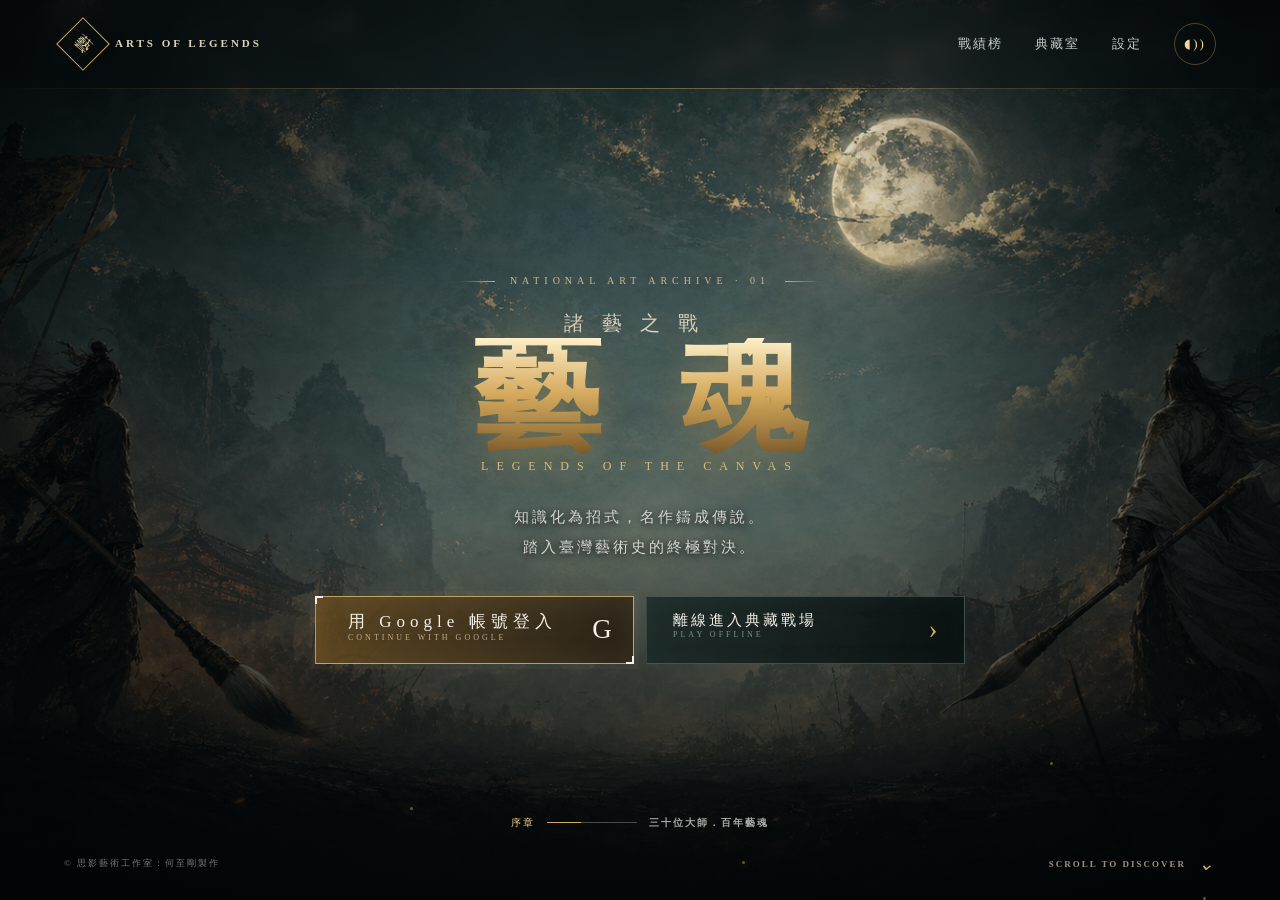
<file: index.html>
<!DOCTYPE html><html lang="zh-Hant"><head><meta charSet="utf-8"/><meta name="viewport" content="width=device-width, initial-scale=1"/><link rel="stylesheet" href="/_next/static/chunks/166gzmkjhv21x.css" data-precedence="next"/><link rel="preload" as="script" fetchPriority="low" href="/_next/static/chunks/3l04zcqx63h3y.js"/><script src="/_next/static/chunks/2m912stn0vfa6.js" async=""></script><script src="/_next/static/chunks/02fh7_m5mrih8.js" async=""></script><script src="/_next/static/chunks/turbopack-3sj55jfiigmn5.js" async=""></script><script src="/_next/static/chunks/3fntmmi971322.js" async="" crossorigin=""></script><script src="/_next/static/chunks/0p-3bgf4rrb83.js" async="" crossorigin=""></script><title>臺灣藝術知識格鬥｜美術史對戰 RPG</title><meta name="description" content="集結 30 位臺灣前輩藝術家與 120 題三級難度題庫的知識格鬥 RPG。"/><meta property="og:title" content="臺灣藝術知識格鬥｜美術史對戰 RPG"/><meta property="og:description" content="選擇藝術家、迎戰 AI，在競技場挑戰臺灣美術史。"/><meta property="og:image" content="https://ufjgh368-design.github.io/og.png"/><meta property="og:image:width" content="1672"/><meta property="og:image:height" content="939"/><meta name="twitter:card" content="summary_large_image"/><meta name="twitter:title" content="臺灣藝術知識格鬥｜美術史對戰 RPG"/><meta name="twitter:description" content="選擇藝術家、迎戰 AI，在競技場挑戰臺灣美術史。"/><meta name="twitter:image" content="https://ufjgh368-design.github.io/og.png"/><link rel="shortcut icon" href="/favicon.svg"/><link rel="icon" href="/favicon.svg"/><script src="/_next/static/chunks/0cz1d0mv5g_q7.js" noModule=""></script></head><body><div hidden=""><!--$--><!--/$--></div><main class="game-shell view-home"><audio src="/audio/art.mp3" loop="" preload="auto" aria-hidden="true"></audio><div class="ambient" aria-hidden="true"><i></i><i></i><i></i><i></i><i></i></div><section class="hero-screen"><header class="topbar"><button class="brand-mini"><span>藝</span><b>ARTS OF LEGENDS</b></button><nav aria-label="主要功能"><button>戰績榜</button><button>典藏室</button><button>設定</button><button class="sound-toggle" aria-label="關閉背景音樂">◖))</button></nav></header><div class="hero-vignette"></div><div class="hero-content"><p class="eyebrow"><span></span> NATIONAL ART ARCHIVE · 01 <span></span></p><h1><small>諸藝之戰</small><strong>藝 魂</strong><em>LEGENDS OF THE CANVAS</em></h1><p class="hero-copy">知識化為招式，名作鑄成傳說。<br/>踏入臺灣藝術史的終極對決。</p><div class="hero-entry-actions" aria-label="選擇進入方式"><button class="primary-cta google-entry" disabled=""><span>用 Google 帳號登入</span><b>CONTINUE WITH GOOGLE</b><i>G</i></button><button class="offline-entry"><span>離線進入典藏戰場</span><b>PLAY OFFLINE</b><i>›</i></button></div><div class="progress-mark"><span>序章</span><i></i><b>三十位大師．百年藝魂</b></div></div><div class="hero-footer"><span>© 思影藝術工作室：何至剛製作</span><b>SCROLL TO DISCOVER</b><i>⌄</i></div></section></main><!--$--><!--/$--><script src="/_next/static/chunks/3l04zcqx63h3y.js" id="_R_" async=""></script><script>(self.__next_f=self.__next_f||[]).push([0])</script><script>self.__next_f.push([1,"1:\"$Sreact.fragment\"\n2:I[39756,[\"/_next/static/chunks/3fntmmi971322.js\"],\"default\"]\n3:I[37457,[\"/_next/static/chunks/3fntmmi971322.js\"],\"default\"]\n4:I[47257,[\"/_next/static/chunks/3fntmmi971322.js\"],\"ClientPageRoot\"]\n5:I[31713,[\"/_next/static/chunks/3fntmmi971322.js\",\"/_next/static/chunks/0p-3bgf4rrb83.js\"],\"default\"]\n8:I[97367,[\"/_next/static/chunks/3fntmmi971322.js\"],\"OutletBoundary\"]\n9:\"$Sreact.suspense\"\nb:I[97367,[\"/_next/static/chunks/3fntmmi971322.js\"],\"ViewportBoundary\"]\nd:I[97367,[\"/_next/static/chunks/3fntmmi971322.js\"],\"MetadataBoundary\"]\nf:I[68027,[\"/_next/static/chunks/3fntmmi971322.js\"],\"default\",1]\n:HL[\"/_next/static/chunks/166gzmkjhv21x.css\",\"style\"]\n0:{\"P\":null,\"c\":[\"\",\"\"],\"q\":\"\",\"i\":false,\"f\":[[[\"\",{\"children\":[\"__PAGE__\",{},\"$undefined\",\"$undefined\",4608]},\"$undefined\",\"$undefined\",4624],[[\"$\",\"$1\",\"c\",{\"children\":[[[\"$\",\"link\",\"0\",{\"rel\":\"stylesheet\",\"href\":\"/_next/static/chunks/166gzmkjhv21x.css\",\"precedence\":\"next\",\"crossOrigin\":\"$undefined\",\"nonce\":\"$undefined\"}],[\"$\",\"script\",\"script-0\",{\"src\":\"/_next/static/chunks/3fntmmi971322.js\",\"async\":true,\"nonce\":\"$undefined\"}]],[\"$\",\"html\",null,{\"lang\":\"zh-Hant\",\"children\":[\"$\",\"body\",null,{\"children\":[\"$\",\"$L2\",null,{\"parallelRouterKey\":\"children\",\"error\":\"$undefined\",\"errorStyles\":\"$undefined\",\"errorScripts\":\"$undefined\",\"template\":[\"$\",\"$L3\",null,{}],\"templateStyles\":\"$undefined\",\"templateScripts\":\"$undefined\",\"notFound\":[[[\"$\",\"title\",null,{\"children\":\"404: This page could not be found.\"}],[\"$\",\"div\",null,{\"style\":{\"fontFamily\":\"system-ui,\\\"Segoe UI\\\",Roboto,Helvetica,Arial,sans-serif,\\\"Apple Color Emoji\\\",\\\"Segoe UI Emoji\\\"\",\"height\":\"100vh\",\"textAlign\":\"center\",\"display\":\"flex\",\"flexDirection\":\"column\",\"alignItems\":\"center\",\"justifyContent\":\"center\"},\"children\":[\"$\",\"div\",null,{\"children\":[[\"$\",\"style\",null,{\"dangerouslySetInnerHTML\":{\"__html\":\"body{color:#000;background:#fff;margin:0}.next-error-h1{border-right:1px solid rgba(0,0,0,.3)}@media (prefers-color-scheme:dark){body{color:#fff;background:#000}.next-error-h1{border-right:1px solid rgba(255,255,255,.3)}}\"}}],[\"$\",\"h1\",null,{\"className\":\"next-error-h1\",\"style\":{\"display\":\"inline-block\",\"margin\":\"0 20px 0 0\",\"padding\":\"0 23px 0 0\",\"fontSize\":24,\"fontWeight\":500,\"verticalAlign\":\"top\",\"lineHeight\":\"49px\"},\"children\":404}],[\"$\",\"div\",null,{\"style\":{\"display\":\"inline-block\"},\"children\":[\"$\",\"h2\",null,{\"style\":{\"fontSize\":14,\"fontWeight\":400,\"lineHeight\":\"49px\",\"margin\":0},\"children\":\"This page could not be found.\"}]}]]}]}]],[]],\"forbidden\":\"$undefined\",\"unauthorized\":\"$undefined\"}]}]}]]}],{\"children\":[[\"$\",\"$1\",\"c\",{\"children\":[[\"$\",\"$L4\",null,{\"Component\":\"$5\",\"serverProvidedParams\":{\"searchParams\":{},\"params\":{},\"promises\":[\"$@6\",\"$@7\"]}}],[[\"$\",\"script\",\"script-0\",{\"src\":\"/_next/static/chunks/0p-3bgf4rrb83.js\",\"async\":true,\"nonce\":\"$undefined\"}]],[\"$\",\"$L8\",null,{\"children\":[\"$\",\"$9\",null,{\"name\":\"Next.MetadataOutlet\",\"children\":\"$@a\"}]}]]}],{},null,false,null]},null,false,null],[\"$\",\"$1\",\"h\",{\"children\":[null,[\"$\",\"$Lb\",null,{\"children\":\"$Lc\"}],[\"$\",\"div\",null,{\"hidden\":true,\"children\":[\"$\",\"$Ld\",null,{\"children\":[\"$\",\"$9\",null,{\"name\":\"Next.Metadata\",\"children\":\"$Le\"}]}]}],null]}],false]],\"m\":\"$undefined\",\"G\":[\"$f\",[[\"$\",\"link\",\"0\",{\"rel\":\"stylesheet\",\"href\":\"/_next/static/chunks/166gzmkjhv21x.css\",\"precedence\":\"next\",\"crossOrigin\":\"$undefined\",\"nonce\":\"$undefined\"}]]],\"S\":true,\"h\":null,\"r\":\"$undefined\",\"s\":\"$undefined\",\"a\":\"$undefined\",\"l\":\"$undefined\",\"p\":\"$undefined\",\"d\":\"$undefined\",\"b\":\"-z8JJIAVX5Zl8iVq21--N\"}\n6:{}\n7:\"$0:f:0:1:1:children:0:props:children:0:props:serverProvidedParams:params\"\nc:[[\"$\",\"meta\",\"0\",{\"charSet\":\"utf-8\"}],[\"$\",\"meta\",\"1\",{\"name\":\"viewport\",\"content\":\"width=device-width, initial-scale=1\"}]]\n10:I[27201,[\"/_next/static/chunks/3fntmmi971322.js\"],\"IconMark\"]\na:null\ne:[[\"$\",\"title\",\"0\",{\"children\":\"臺灣藝術知識格鬥｜美術史對戰 RPG\"}],[\"$\",\"meta\",\"1\",{\"name\":\"description\",\"content\":\"集結 30 位臺灣前輩藝術家與 120 題三級難度題庫的知識格鬥 RPG。\"}],[\"$\",\"meta\",\"2\",{\"property\":\"og:title\",\"content\":\"臺灣藝術知識格鬥｜美術史對戰 RPG\"}],[\"$\",\"meta\",\"3\",{\"property\":\"og:description\",\"content\":\"選擇藝術家、迎戰 AI，在競技場挑戰臺灣美術史。\"}],[\"$\",\"meta\",\"4\",{\"property\":\"og:image\",\"content\":\"https://ufjgh368-design.github.io/og.png\"}],[\"$\",\"meta\",\"5\",{\"property\":\"og:image:width\",\"content\":\"1672\"}],[\"$\",\"meta\",\"6\",{\"property\":\"og:image:height\",\"content\":\"939\"}],[\"$\",\"meta\",\"7\",{\"name\":\"twitter:card\",\"content\":\"summary_large_image\"}],[\"$\",\"meta\",\"8\",{\"name\":\"twitter:title\",\"content\":\"臺灣藝術知識格鬥｜美術史對戰 RPG\"}],[\"$\",\"meta\",\"9\",{\"name\":\"twitter:description\",\"content\":\"選擇藝術家、迎戰 AI，在競技場挑戰臺灣美術史。\"}],[\"$\",\"meta\",\"10\",{\"name\":\"twitter:image\",\"content\":\"https://ufjgh368-design.github.io/og.png\"}],[\"$\",\"link\",\"11\",{\"rel\":\"shortcut icon\",\"href\":\"/favicon.svg\"}],[\"$\",\"link\",\"12\",{\"rel\":\"icon\",\"href\":\"/favicon.svg\"}],[\"$\",\"$L10\",\"13\",{}]]\n"])</script></body></html>
</file>
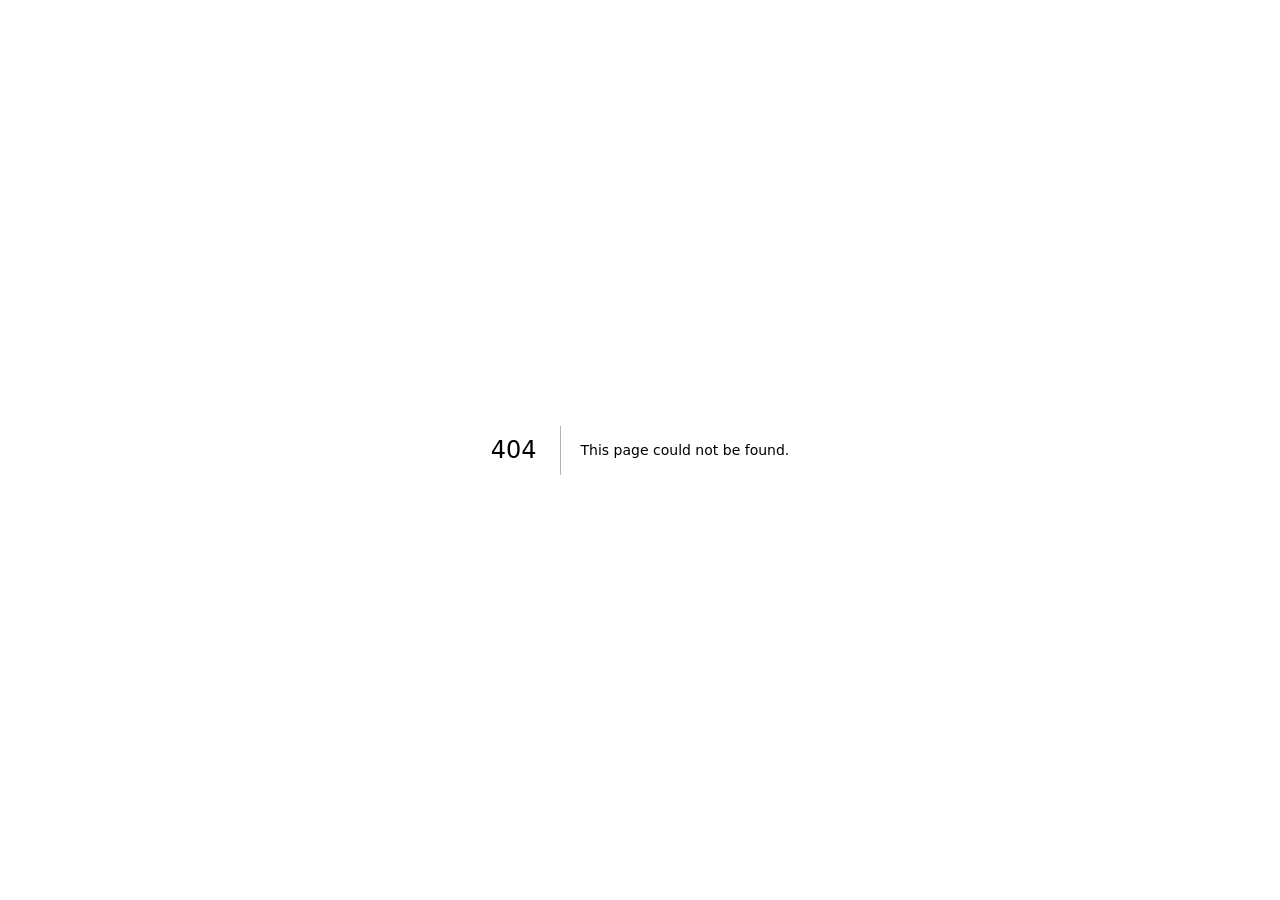
<file: 404/index.html>
<!DOCTYPE html><html lang="zh-Hant"><head><meta charSet="utf-8"/><meta name="viewport" content="width=device-width, initial-scale=1"/><link rel="stylesheet" href="/_next/static/chunks/166gzmkjhv21x.css" data-precedence="next"/><link rel="preload" as="script" fetchPriority="low" href="/_next/static/chunks/3l04zcqx63h3y.js"/><script src="/_next/static/chunks/2m912stn0vfa6.js" async=""></script><script src="/_next/static/chunks/02fh7_m5mrih8.js" async=""></script><script src="/_next/static/chunks/turbopack-3sj55jfiigmn5.js" async=""></script><script src="/_next/static/chunks/3fntmmi971322.js" async="" crossorigin=""></script><meta name="robots" content="noindex"/><title>臺灣藝術知識格鬥｜美術史對戰 RPG</title><meta name="description" content="集結 30 位臺灣前輩藝術家與 120 題三級難度題庫的知識格鬥 RPG。"/><meta property="og:title" content="臺灣藝術知識格鬥｜美術史對戰 RPG"/><meta property="og:description" content="選擇藝術家、迎戰 AI，在競技場挑戰臺灣美術史。"/><meta property="og:image" content="https://ufjgh368-design.github.io/og.png"/><meta property="og:image:width" content="1672"/><meta property="og:image:height" content="939"/><meta name="twitter:card" content="summary_large_image"/><meta name="twitter:title" content="臺灣藝術知識格鬥｜美術史對戰 RPG"/><meta name="twitter:description" content="選擇藝術家、迎戰 AI，在競技場挑戰臺灣美術史。"/><meta name="twitter:image" content="https://ufjgh368-design.github.io/og.png"/><link rel="shortcut icon" href="/favicon.svg"/><link rel="icon" href="/favicon.svg"/><title>404: This page could not be found.</title><script src="/_next/static/chunks/0cz1d0mv5g_q7.js" noModule=""></script></head><body><div hidden=""><!--$--><!--/$--></div><div style="font-family:system-ui,&quot;Segoe UI&quot;,Roboto,Helvetica,Arial,sans-serif,&quot;Apple Color Emoji&quot;,&quot;Segoe UI Emoji&quot;;height:100vh;text-align:center;display:flex;flex-direction:column;align-items:center;justify-content:center"><div><style>body{color:#000;background:#fff;margin:0}.next-error-h1{border-right:1px solid rgba(0,0,0,.3)}@media (prefers-color-scheme:dark){body{color:#fff;background:#000}.next-error-h1{border-right:1px solid rgba(255,255,255,.3)}}</style><h1 class="next-error-h1" style="display:inline-block;margin:0 20px 0 0;padding:0 23px 0 0;font-size:24px;font-weight:500;vertical-align:top;line-height:49px">404</h1><div style="display:inline-block"><h2 style="font-size:14px;font-weight:400;line-height:49px;margin:0">This page could not be found.</h2></div></div></div><!--$--><!--/$--><script src="/_next/static/chunks/3l04zcqx63h3y.js" id="_R_" async=""></script><script>(self.__next_f=self.__next_f||[]).push([0])</script><script>self.__next_f.push([1,"1:\"$Sreact.fragment\"\n2:I[39756,[\"/_next/static/chunks/3fntmmi971322.js\"],\"default\"]\n3:I[37457,[\"/_next/static/chunks/3fntmmi971322.js\"],\"default\"]\n4:I[97367,[\"/_next/static/chunks/3fntmmi971322.js\"],\"OutletBoundary\"]\n5:\"$Sreact.suspense\"\n8:I[97367,[\"/_next/static/chunks/3fntmmi971322.js\"],\"ViewportBoundary\"]\na:I[97367,[\"/_next/static/chunks/3fntmmi971322.js\"],\"MetadataBoundary\"]\nc:I[68027,[\"/_next/static/chunks/3fntmmi971322.js\"],\"default\",1]\n:HL[\"/_next/static/chunks/166gzmkjhv21x.css\",\"style\"]\n7:X\n0:{\"P\":null,\"c\":[\"\",\"_not-found\",\"\"],\"q\":\"\",\"i\":false,\"f\":[[[\"\",{\"children\":[\"/_not-found\",{\"children\":[\"__PAGE__\",{},\"$undefined\",\"$undefined\",4608]},\"$undefined\",\"$undefined\",4608]},\"$undefined\",\"$undefined\",4624],[[\"$\",\"$1\",\"c\",{\"children\":[[[\"$\",\"link\",\"0\",{\"rel\":\"stylesheet\",\"href\":\"/_next/static/chunks/166gzmkjhv21x.css\",\"precedence\":\"next\",\"crossOrigin\":\"$undefined\",\"nonce\":\"$undefined\"}],[\"$\",\"script\",\"script-0\",{\"src\":\"/_next/static/chunks/3fntmmi971322.js\",\"async\":true,\"nonce\":\"$undefined\"}]],[\"$\",\"html\",null,{\"lang\":\"zh-Hant\",\"children\":[\"$\",\"body\",null,{\"children\":[\"$\",\"$L2\",null,{\"parallelRouterKey\":\"children\",\"error\":\"$undefined\",\"errorStyles\":\"$undefined\",\"errorScripts\":\"$undefined\",\"template\":[\"$\",\"$L3\",null,{}],\"templateStyles\":\"$undefined\",\"templateScripts\":\"$undefined\",\"notFound\":[[[\"$\",\"title\",null,{\"children\":\"404: This page could not be found.\"}],[\"$\",\"div\",null,{\"style\":{\"fontFamily\":\"system-ui,\\\"Segoe UI\\\",Roboto,Helvetica,Arial,sans-serif,\\\"Apple Color Emoji\\\",\\\"Segoe UI Emoji\\\"\",\"height\":\"100vh\",\"textAlign\":\"center\",\"display\":\"flex\",\"flexDirection\":\"column\",\"alignItems\":\"center\",\"justifyContent\":\"center\"},\"children\":[\"$\",\"div\",null,{\"children\":[[\"$\",\"style\",null,{\"dangerouslySetInnerHTML\":{\"__html\":\"body{color:#000;background:#fff;margin:0}.next-error-h1{border-right:1px solid rgba(0,0,0,.3)}@media (prefers-color-scheme:dark){body{color:#fff;background:#000}.next-error-h1{border-right:1px solid rgba(255,255,255,.3)}}\"}}],[\"$\",\"h1\",null,{\"className\":\"next-error-h1\",\"style\":{\"display\":\"inline-block\",\"margin\":\"0 20px 0 0\",\"padding\":\"0 23px 0 0\",\"fontSize\":24,\"fontWeight\":500,\"verticalAlign\":\"top\",\"lineHeight\":\"49px\"},\"children\":404}],[\"$\",\"div\",null,{\"style\":{\"display\":\"inline-block\"},\"children\":[\"$\",\"h2\",null,{\"style\":{\"fontSize\":14,\"fontWeight\":400,\"lineHeight\":\"49px\",\"margin\":0},\"children\":\"This page could not be found.\"}]}]]}]}]],[]],\"forbidden\":\"$undefined\",\"unauthorized\":\"$undefined\"}]}]}]]}],{\"children\":[[\"$\",\"$1\",\"c\",{\"children\":[null,[\"$\",\"$L2\",null,{\"parallelRouterKey\":\"children\",\"error\":\"$undefined\",\"errorStyles\":\"$undefined\",\"errorScripts\":\"$undefined\",\"template\":[\"$\",\"$L3\",null,{}],\"templateStyles\":\"$undefined\",\"templateScripts\":\"$undefined\",\"notFound\":\"$undefined\",\"forbidden\":\"$undefined\",\"unauthorized\":\"$undefined\"}]]}],{\"children\":[[\"$\",\"$1\",\"c\",{\"children\":[[[\"$\",\"title\",null,{\"children\":\"404: This page could not be found.\"}],[\"$\",\"div\",null,{\"style\":\"$0:f:0:1:0:props:children:1:props:children:props:children:props:notFound:0:1:props:style\",\"children\":[\"$\",\"div\",null,{\"children\":[[\"$\",\"style\",null,{\"dangerouslySetInnerHTML\":{\"__html\":\"body{color:#000;background:#fff;margin:0}.next-error-h1{border-right:1px solid rgba(0,0,0,.3)}@media (prefers-color-scheme:dark){body{color:#fff;background:#000}.next-error-h1{border-right:1px solid rgba(255,255,255,.3)}}\"}}],[\"$\",\"h1\",null,{\"className\":\"next-error-h1\",\"style\":\"$0:f:0:1:0:props:children:1:props:children:props:children:props:notFound:0:1:props:children:props:children:1:props:style\",\"children\":404}],[\"$\",\"div\",null,{\"style\":\"$0:f:0:1:0:props:children:1:props:children:props:children:props:notFound:0:1:props:children:props:children:2:props:style\",\"children\":[\"$\",\"h2\",null,{\"style\":\"$0:f:0:1:0:props:children:1:props:children:props:children:props:notFound:0:1:props:children:props:children:2:props:children:props:style\",\"children\":\"This page could not be found.\"}]}]]}]}]],null,[\"$\",\"$L4\",null,{\"children\":[\"$\",\"$5\",null,{\"name\":\"Next.MetadataOutlet\",\"children\":\"$@6\"}]}]]}],{},null,false,null]},null,false,\"$7\"]},null,false,null],[\"$\",\"$1\",\"h\",{\"children\":[[\"$\",\"meta\",null,{\"name\":\"robots\",\"content\":\"noindex\"}],[\"$\",\"$L8\",null,{\"children\":\"$L9\"}],[\"$\",\"div\",null,{\"hidden\":true,\"children\":[\"$\",\"$La\",null,{\"children\":[\"$\",\"$5\",null,{\"name\":\"Next.Metadata\",\"children\":\"$Lb\"}]}]}],null]}],false]],\"m\":\"$undefined\",\"G\":[\"$c\",[[\"$\",\"link\",\"0\",{\"rel\":\"stylesheet\",\"href\":\"/_next/static/chunks/166gzmkjhv21x.css\",\"precedence\":\"next\",\"crossOrigin\":\"$undefined\",\"nonce\":\"$undefined\"}]]],\"S\":true,\"h\":null,\"r\":\"$undefined\",\"s\":\"$undefined\",\"a\":\"$undefined\",\"l\":\"$undefined\",\"p\":\"$undefined\",\"d\":\"$undefined\",\"b\":\"-z8JJIAVX5Zl8iVq21--N\"}\n7:C\n9:[[\"$\",\"meta\",\"0\",{\"charSet\":\"utf-8\"}],[\"$\",\"meta\",\"1\",{\"name\":\"viewport\",\"content\":\"width=device-width, initial-scale=1\"}]]\nd:I[27201,[\"/_next/static/chunks/3fntmmi971322.js\"],\"IconMark\"]\n6:null\nb:[[\"$\",\"title\",\"0\",{\"children\":\"臺灣藝術知識格鬥｜美術史對戰 RPG\"}],[\"$\",\"meta\",\"1\",{\"name\":\"description\",\"content\":\"集結 30 位臺灣前輩藝術家與 120 題三級難度題庫的知識格鬥 RPG。\"}],[\"$\",\"meta\",\"2\",{\"property\":\"og:title\",\"content\":\"臺灣藝術知識格鬥｜美術史對戰 RPG\"}],[\"$\",\"meta\",\"3\",{\"property\":\"og:description\",\"content\":\"選擇藝術家、迎戰 AI，在競技場挑戰臺灣美術史。\"}],[\"$\",\"meta\",\"4\",{\"property\":\"og:image\",\"content\":\"https://ufjgh368-design.github.io/og.png\"}],[\"$\",\"meta\",\"5\",{\"property\":\"og:image:width\",\"content\":\"1672\"}],[\"$\",\"meta\",\"6\",{\"property\":\"og:image:height\",\"content\":\"939\"}],[\"$\",\"meta\",\"7\",{\"name\":\"twitter:card\",\"content\":\"summary_large_image\"}],[\"$\",\"meta\",\"8\",{\"name\":\"twitter:title\",\"content\":\"臺灣藝術知識格鬥｜美術史對戰 RPG\"}],[\"$\",\"meta\",\"9\",{\"name\":\"twitter:description\",\"content\":\"選擇藝術家、迎戰 AI，在競技場挑戰臺灣美術史。\"}],[\"$\",\"meta\",\"10\",{\"name\":\"twitter:image\",\"content\":\"https://ufjgh368-design.github.io/og.png\"}],[\"$\",\"link\",\"11\",{\"rel\":\"shortcut icon\",\"href\":\"/favicon.svg\"}],[\"$\",\"link\",\"12\",{\"rel\":\"icon\",\"href\":\"/favicon.svg\"}],[\"$\",\"$Ld\",\"13\",{}]]\n"])</script></body></html>
</file>
<file: _next/static/chunks/166gzmkjhv21x.css>
@layer theme{:root,:host{--font-sans:ui-sans-serif, system-ui, sans-serif, "Apple Color Emoji", "Segoe UI Emoji", "Segoe UI Symbol", "Noto Color Emoji";--font-mono:ui-monospace, SFMono-Regular, Menlo, Monaco, Consolas, "Liberation Mono", "Courier New", monospace;--spacing:.25rem;--default-font-family:var(--font-sans);--default-mono-font-family:var(--font-mono)}}@layer base{*,:after,:before,::backdrop{box-sizing:border-box;border:0 solid;margin:0;padding:0}::file-selector-button{box-sizing:border-box;border:0 solid;margin:0;padding:0}html,:host{-webkit-text-size-adjust:100%;tab-size:4;line-height:1.5;font-family:var(--default-font-family,ui-sans-serif, system-ui, sans-serif, "Apple Color Emoji", "Segoe UI Emoji", "Segoe UI Symbol", "Noto Color Emoji");font-feature-settings:var(--default-font-feature-settings,normal);font-variation-settings:var(--default-font-variation-settings,normal);-webkit-tap-highlight-color:transparent}hr{height:0;color:inherit;border-top-width:1px}abbr:where([title]){-webkit-text-decoration:underline dotted;text-decoration:underline dotted}h1,h2,h3,h4,h5,h6{font-size:inherit;font-weight:inherit}a{color:inherit;-webkit-text-decoration:inherit;-webkit-text-decoration:inherit;-webkit-text-decoration:inherit;-webkit-text-decoration:inherit;text-decoration:inherit}b,strong{font-weight:bolder}code,kbd,samp,pre{font-family:var(--default-mono-font-family,ui-monospace, SFMono-Regular, Menlo, Monaco, Consolas, "Liberation Mono", "Courier New", monospace);font-feature-settings:var(--default-mono-font-feature-settings,normal);font-variation-settings:var(--default-mono-font-variation-settings,normal);font-size:1em}small{font-size:80%}sub,sup{vertical-align:baseline;font-size:75%;line-height:0;position:relative}sub{bottom:-.25em}sup{top:-.5em}table{text-indent:0;border-color:inherit;border-collapse:collapse}:-moz-focusring{outline:auto}progress{vertical-align:baseline}summary{display:list-item}ol,ul,menu{list-style:none}img,svg,video,canvas,audio,iframe,embed,object{vertical-align:middle;display:block}img,video{max-width:100%;height:auto}button,input,select,optgroup,textarea{font:inherit;font-feature-settings:inherit;font-variation-settings:inherit;letter-spacing:inherit;color:inherit;opacity:1;background-color:#0000;border-radius:0}::file-selector-button{font:inherit;font-feature-settings:inherit;font-variation-settings:inherit;letter-spacing:inherit;color:inherit;opacity:1;background-color:#0000;border-radius:0}:where(select:is([multiple],[size])) optgroup{font-weight:bolder}:where(select:is([multiple],[size])) optgroup option{padding-inline-start:20px}::file-selector-button{margin-inline-end:4px}::placeholder{opacity:1}@supports (not ((-webkit-appearance:-apple-pay-button))) or (contain-intrinsic-size:1px){::placeholder{color:currentColor}@supports (color:color-mix(in lab, red, red)){::placeholder{color:color-mix(in oklab, currentcolor 50%, transparent)}}}textarea{resize:vertical}::-webkit-search-decoration{-webkit-appearance:none}::-webkit-date-and-time-value{min-height:1lh;text-align:inherit}::-webkit-datetime-edit{display:inline-flex}::-webkit-datetime-edit-fields-wrapper{padding:0}::-webkit-datetime-edit{padding-block:0}::-webkit-datetime-edit-year-field{padding-block:0}::-webkit-datetime-edit-month-field{padding-block:0}::-webkit-datetime-edit-day-field{padding-block:0}::-webkit-datetime-edit-hour-field{padding-block:0}::-webkit-datetime-edit-minute-field{padding-block:0}::-webkit-datetime-edit-second-field{padding-block:0}::-webkit-datetime-edit-millisecond-field{padding-block:0}::-webkit-datetime-edit-meridiem-field{padding-block:0}::-webkit-calendar-picker-indicator{line-height:1}:-moz-ui-invalid{box-shadow:none}button,input:where([type=button],[type=reset],[type=submit]){appearance:button}::file-selector-button{appearance:button}::-webkit-inner-spin-button{height:auto}::-webkit-outer-spin-button{height:auto}[hidden]:where(:not([hidden=until-found])){display:none!important}}@layer components;@layer utilities{.relative{position:relative}.start{inset-inline-start:var(--spacing)}.table{display:table}}:root{--ink:#070a0b;--panel:#0b1212d4;--gold:#d4ac62;--gold2:#f4d692;--jade:#5e9188;--muted:#9da8a4}*{box-sizing:border-box}html{background:var(--ink);scroll-behavior:smooth}body{color:#f4f0e7;background:#070a0b;margin:0;font-family:Noto Serif TC,Microsoft JhengHei,serif;overflow-x:hidden}button{color:inherit;font:inherit}button:focus-visible{outline:2px solid var(--gold2);outline-offset:3px}.game-shell{isolation:isolate;background:radial-gradient(circle at 50% 10%,#132426 0,#070a0b 52%,#030505 100%);min-height:100vh;position:relative}.ambient{pointer-events:none;z-index:20;position:fixed;inset:0;overflow:hidden}.ambient i{opacity:.4;background:#f3c86f;border-radius:50%;width:3px;height:3px;animation:9s linear infinite float;position:absolute;box-shadow:0 0 12px #f3c86f}.ambient i:first-child{animation-delay:-1s;bottom:-2%;left:8%}.ambient i:nth-child(2){animation-delay:-4s;bottom:10%;left:32%}.ambient i:nth-child(3){animation-delay:-6s;bottom:4%;left:58%}.ambient i:nth-child(4){animation-delay:-2s;bottom:15%;left:82%}.ambient i:nth-child(5){animation-delay:-7s;bottom:0;left:94%}@keyframes float{0%{opacity:0;transform:translateY(0)scale(.5)}20%{opacity:.6}to{opacity:0;transform:translateY(-105vh)translate(50px)scale(1.3)}}.hero-screen{background:linear-gradient(90deg,#02060785,#0000 32% 68%,#0206078c),linear-gradient(0deg,#050808 0,#0000 42%),url(/hero-battlefield.png) 50%/cover no-repeat;min-height:100vh;animation:1.1s both reveal;position:relative;overflow:hidden}.hero-screen:before{content:"";background:radial-gradient(circle at 52% 30%,#0000 0 9%,#0409091f 34%,#010405b8 100%);position:absolute;inset:0}.hero-screen:after{content:"";background:linear-gradient(90deg,#0000,#d4ac6273,#0000);height:1px;position:absolute;top:88px;left:0;right:0}.topbar{z-index:5;-webkit-backdrop-filter:blur(10px);backdrop-filter:blur(10px);background:#05090a4d;justify-content:space-between;align-items:center;height:88px;padding:0 5vw;display:flex;position:relative}.brand-mini{cursor:pointer;background:0 0;border:0;align-items:center;gap:13px;display:flex}.brand-mini span{border:1px solid var(--gold);color:var(--gold2);place-items:center;width:38px;height:38px;display:grid;transform:rotate(45deg)}.brand-mini span:first-letter{transform:rotate(-45deg)}.brand-mini b{letter-spacing:3px;color:#ddd3bd;font:600 11px/1.2 Georgia}.topbar nav{align-items:center;gap:32px;display:flex}.topbar nav button,.screen-header>button{color:#c8ccc7;letter-spacing:2px;cursor:pointer;background:0 0;border:0;font-size:13px;transition:all .25s}.topbar nav button:hover{color:var(--gold2);text-shadow:0 0 15px var(--gold)}.sound-toggle{place-items:center;display:grid;width:42px!important;height:42px!important;color:var(--gold2)!important;border:1px solid #d4ac6259!important;border-radius:50%!important}.hero-content{z-index:3;text-align:center;flex-direction:column;justify-content:center;align-items:center;min-height:calc(100vh - 88px);padding:80px 20px 130px;display:flex;position:relative}.eyebrow{color:#cbb98f;letter-spacing:5px;text-transform:uppercase;align-items:center;gap:15px;font:500 10px/1.4 Georgia;display:flex}.eyebrow span{background:linear-gradient(90deg,transparent,var(--gold));width:36px;height:1px}.eyebrow span:last-child{transform:rotate(180deg)}.hero-content h1{flex-direction:column;margin:20px 0 24px;display:flex}.hero-content h1 small{letter-spacing:18px;color:#d9d0bd;font-size:20px;font-weight:400}.hero-content h1 strong{letter-spacing:.18em;color:#0000;text-shadow:0 12px 40px #dbb15c2e;filter:drop-shadow(0 0 25px #d6ae5f24);background:linear-gradient(#fff3cf 0,#d5aa5f 48%,#745427 100%);-webkit-background-clip:text;margin-right:-.18em;font-size:clamp(78px,10vw,142px);line-height:.9}.hero-content h1 em{letter-spacing:8px;color:#dbbd7b;font:400 12px/2 Georgia}.hero-copy{letter-spacing:3px;color:#d4d6d1;text-shadow:0 2px 9px #000;font-size:15px;line-height:2}.primary-cta{cursor:pointer;background:linear-gradient(110deg,#674a1ec7,#231d12e6);border:1px solid #f1cd84b3;grid-template-rows:1fr 1fr;grid-template-columns:1fr 38px;align-items:end;min-width:286px;height:68px;margin-top:34px;padding:12px 12px 12px 32px;transition:all .35s;display:grid;position:relative;box-shadow:inset 0 0 30px #d4ac621f,0 0 0 5px #d4ac620a}.primary-cta:before,.primary-cta:after{content:"";border-color:var(--gold2);width:8px;height:8px;position:absolute}.primary-cta:before{border-top:2px solid;border-left:2px solid;top:-1px;left:-1px}.primary-cta:after{border-bottom:2px solid;border-right:2px solid;bottom:-1px;right:-1px}.primary-cta span{letter-spacing:5px;text-align:left;font-size:17px}.primary-cta b{letter-spacing:3px;text-align:left;color:#bcae91;align-self:start;font:400 8px/1 Georgia}.primary-cta i{grid-area:1/2/3;align-self:center;font-size:27px;font-style:normal}.primary-cta:hover{transform:translateY(-4px)scale(1.02);box-shadow:0 10px 50px #d6ac6247,inset 0 0 30px #d4ac6238}.hero-entry-actions{grid-template-columns:1fr 1fr;gap:12px;width:min(650px,92vw);margin-top:34px;display:grid}.hero-entry-actions .primary-cta{width:100%;min-width:0;margin-top:0}.hero-entry-actions button:disabled{opacity:.58;cursor:wait;transform:none}.offline-entry{cursor:pointer;background:linear-gradient(110deg,#182725d6,#080e0eeb);border:1px solid #afbeb847;grid-template-rows:1fr 1fr;grid-template-columns:1fr 38px;align-items:end;height:68px;padding:12px 12px 12px 26px;transition:all .35s;display:grid;box-shadow:inset 0 0 25px #5c91870f}.offline-entry span{letter-spacing:3px;text-align:left;font-size:15px}.offline-entry b{letter-spacing:3px;text-align:left;color:#82928c;align-self:start;font:400 8px/1 Georgia}.offline-entry i{color:var(--gold);grid-area:1/2/3;align-self:center;font-size:27px;font-style:normal}.offline-entry:hover{border-color:#d4ac6294;transform:translateY(-4px);box-shadow:0 10px 42px #0000006b,inset 0 0 28px #d4ac6214}.hero-login-error{color:#f0a08d;letter-spacing:1px;text-shadow:0 2px 8px #000;max-width:650px;margin:14px 0 0;font-size:11px;line-height:1.6}.progress-mark{color:#a6aaa5;letter-spacing:2px;align-items:center;gap:12px;font-size:10px;display:flex;position:absolute;bottom:70px}.progress-mark i{background:linear-gradient(90deg,var(--gold) 38%,#45504c 38%);width:90px;height:1px}.progress-mark span{color:var(--gold2)}.hero-footer{z-index:3;color:#6f7976;letter-spacing:2px;align-items:center;font:9px Georgia;display:flex;position:absolute;bottom:25px;left:5vw;right:5vw}.hero-footer b{color:#9d9279;margin-left:auto}.hero-footer i{color:var(--gold);margin-left:12px;font-size:19px;animation:1.8s ease-in-out infinite bob}@keyframes bob{50%{transform:translateY(4px)}}.select-screen{background:linear-gradient(#050909f0,#050909fa),url(/hero-battlefield.png) 50%/cover fixed;min-height:100vh;padding:0 5vw 80px;animation:.65s both reveal}.screen-header{-webkit-backdrop-filter:blur(18px);backdrop-filter:blur(18px);background:#070c0cb3;border-bottom:1px solid #d4ac6238;grid-template-columns:1fr auto 1fr;align-items:center;height:105px;margin:0 -5vw 45px;padding:0 5vw;display:grid}.screen-header .sound-toggle{justify-self:end}.back-btn{justify-self:start}.back-btn:hover{color:var(--gold2)}.screen-title{text-align:center}.screen-title span,.roster-head span{letter-spacing:4px;color:#a5916c;font:9px Georgia}.screen-title h2{letter-spacing:8px;margin:7px 0 0;font-size:25px;font-weight:400}.mode-grid{grid-template-columns:repeat(3,1fr);gap:12px;max-width:1400px;margin:auto;display:grid}.mode-card{text-align:left;cursor:pointer;background:linear-gradient(135deg,#212d2cc7,#0a1010e0);border:1px solid #cbb47e2b;grid-template-columns:58px 1fr 25px;align-items:center;min-height:110px;padding:20px;transition:all .35s;display:grid;position:relative;overflow:hidden}.mode-card:before{content:"";background:linear-gradient(100deg,#0000,#dab35f17,#0000);transition:all .6s;position:absolute;inset:0;transform:translate(-100%)}.mode-card:hover:before{transform:translate(100%)}.mode-card:hover,.mode-card.active{border-color:var(--gold);transform:translateY(-4px);box-shadow:0 12px 35px #0006,inset 0 0 24px #d7ae5d14}.mode-icon{width:43px;height:43px;color:var(--gold2);border:1px solid #9f8555;place-items:center;font-size:17px;display:grid;transform:rotate(45deg)}.mode-card div{padding-left:14px}.mode-card small{letter-spacing:2px;color:#948b79;font:8px Georgia}.mode-card h3{letter-spacing:3px;margin:5px 0;font-size:17px}.mode-card p{color:#8f9995;margin:0;font-size:11px}.mode-card>i{color:#796b4c;font-size:22px;font-style:normal}.roster-head{justify-content:space-between;align-items:end;max-width:1400px;margin:70px auto 22px;display:flex}.roster-head h2{letter-spacing:7px;margin:8px 0 0;font-size:30px}.roster-head p{letter-spacing:2px;color:#8f9995;font:11px Georgia}.roster-head p b{color:var(--gold2);font-size:26px}.fighter-layout{grid-template-columns:270px 1fr;gap:16px;max-width:1400px;margin:auto;display:grid}.fighter-rail{flex-direction:column;gap:8px;display:flex}.fighter-rail button{text-align:left;cursor:pointer;background:#101817c7;border:1px solid #c8af7326;align-items:center;gap:18px;height:72px;padding:8px 17px;transition:all .3s;display:flex}.fighter-rail button:hover,.fighter-rail button.active{border-color:var(--accent);background:linear-gradient(90deg,var(--accent),#0c1312e6)}@supports (color:color-mix(in lab, red, red)){.fighter-rail button:hover,.fighter-rail button.active{background:linear-gradient(90deg,color-mix(in srgb,var(--accent) 17%,transparent),#0c1312e6)}}.fighter-rail button:hover,.fighter-rail button.active{box-shadow:-4px 0 20px var(--accent);transform:translate(5px)}@supports (color:color-mix(in lab, red, red)){.fighter-rail button:hover,.fighter-rail button.active{box-shadow:-4px 0 20px color-mix(in srgb,var(--accent) 25%,transparent)}}.fighter-rail button>span{border:1px solid var(--accent);width:43px;height:43px}@supports (color:color-mix(in lab, red, red)){.fighter-rail button>span{border:1px solid color-mix(in srgb,var(--accent) 60%,#333)}}.fighter-rail button>span{color:var(--accent);background:#101615;border-radius:50%;place-items:center;font-size:20px;display:grid}.fighter-rail small{color:#89928f;letter-spacing:2px;margin-bottom:4px;font-size:9px;display:block}.fighter-rail b{letter-spacing:3px;font-size:16px}.fighter-showcase{border:1px solid var(--accent);min-height:475px}@supports (color:color-mix(in lab, red, red)){.fighter-showcase{border:1px solid color-mix(in srgb,var(--accent) 40%,#333)}}.fighter-showcase{background:radial-gradient(circle at 23% 43%,var(--accent),transparent 38%),linear-gradient(120deg,#111a19,#080c0c);grid-template-columns:44% 56%;display:grid}@supports (color:color-mix(in lab, red, red)){.fighter-showcase{background:radial-gradient(circle at 23% 43%,color-mix(in srgb,var(--accent) 16%,transparent),transparent 38%),linear-gradient(120deg,#111a19,#080c0c)}}.fighter-showcase{position:relative;overflow:hidden;box-shadow:inset 0 0 80px #020404}.fighter-showcase:after{content:"";pointer-events:none;background:linear-gradient(90deg,#0000 42%,#080c0c99 49%,#0000 55%);position:absolute;inset:0}.portrait{background:repeating-linear-gradient(110deg,#0000 0 30px,#ffffff04 31px 32px);flex-direction:column;justify-content:center;align-items:center;display:flex;position:relative}.portrait:before{content:"";border:1px solid var(--accent);width:310px;height:310px}@supports (color:color-mix(in lab, red, red)){.portrait:before{border:1px solid color-mix(in srgb,var(--accent) 27%,transparent)}}.portrait:before{box-shadow:0 0 70px var(--accent);border-radius:50%;position:absolute}@supports (color:color-mix(in lab, red, red)){.portrait:before{box-shadow:0 0 70px color-mix(in srgb,var(--accent) 12%,transparent)}}.portrait span{color:var(--accent);font-size:180px;line-height:1}@supports (color:color-mix(in lab, red, red)){.portrait span{color:color-mix(in srgb,var(--accent) 75%,#ddd)}}.portrait span{opacity:.62;filter:drop-shadow(0 12px 15px #000);animation:4s ease-in-out infinite idle}.portrait i{letter-spacing:8px;color:var(--accent);margin-top:35px;font-size:12px;font-style:normal}.fighter-copy{z-index:2;padding:52px 6vw 35px 40px;position:relative}.fighter-copy>.eyebrow{letter-spacing:3px;font-size:9px}.fighter-copy h2{letter-spacing:13px;margin:9px 0 0;font-size:56px}.fighter-copy h3{color:var(--accent);letter-spacing:6px;margin:0 0 20px;font-size:18px}.fighter-copy>p{color:#abb2ae;max-width:580px;font-size:13px;line-height:1.8}.tags{gap:8px;margin:20px 0;display:flex}.tags span{border:1px solid var(--accent);padding:6px 10px}@supports (color:color-mix(in lab, red, red)){.tags span{border:1px solid color-mix(in srgb,var(--accent) 35%,#333)}}.tags span{color:#c6c7bd;letter-spacing:1px;font-size:9px}.stats{max-width:520px}.stats>div{color:#8e9995;grid-template-columns:45px 1fr 36px;align-items:center;gap:10px;margin:9px 0;font-size:10px;display:grid}.stats i{background:#2b3532;height:3px}.stats i b{background:linear-gradient(90deg,var(--accent),#e8d29d);height:100%;box-shadow:0 0 9px var(--accent);display:block}.stats em{color:#d7c391;font:12px Georgia}.signature{border-left:2px solid var(--accent);grid-template-columns:1fr auto;margin-top:23px;padding-left:15px;display:grid}.signature small{color:#8b9691;letter-spacing:2px;font:8px Georgia}.signature b{letter-spacing:4px;grid-row:2;font-size:18px}.signature span{color:#8b9691;grid-row:1/3;align-self:center;font-size:9px}.confirm-btn{border:1px solid var(--gold);letter-spacing:4px;cursor:pointer;background:#5e482266;padding:13px 24px;transition:all .3s;position:absolute;bottom:35px;right:45px}.confirm-btn span{margin-left:20px;font-size:20px}.confirm-btn:hover{background:#9c743080;transform:translate(4px);box-shadow:0 0 25px #d4ac6240}.battle-screen{background:#050908;min-height:100vh;animation:.65s both reveal;position:relative;overflow:hidden}.battle-bg{filter:saturate(.75)contrast(1.12);background:linear-gradient(0deg,#050808 0,#0000 42%),linear-gradient(90deg,#04080873,#0000,#04080873),url(/hero-battlefield.png) 50%/cover;animation:16s ease-in-out infinite alternate drift;position:absolute;inset:0;transform:scale(1.03)}.battle-bg:after{content:"";background:radial-gradient(circle at 50% 35%,#0000,#0000009e 80%);position:absolute;inset:0}@keyframes drift{to{transform:scale(1.08)translate(-.5%)}}.hud{z-index:4;border-top:2px solid var(--gold);background:linear-gradient(#050908 0,#050908bf 72%,#0000);grid-template-columns:1fr 180px 1fr;gap:30px;height:130px;padding:22px 4vw;display:grid;position:relative}.hud-player{grid-template-columns:70px 1fr;align-items:start;gap:15px;display:grid}.avatar{border:1px solid var(--accent);width:64px;height:64px;color:var(--accent);box-shadow:0 0 20px var(--accent);background:#111a18;border-radius:50%;place-items:center;font-size:25px;display:grid}@supports (color:color-mix(in lab, red, red)){.avatar{box-shadow:0 0 20px color-mix(in srgb,var(--accent) 25%,transparent)}}.hud-player small{letter-spacing:2px;color:#a79d88;font:8px Georgia}.hud-player h3{letter-spacing:5px;margin:4px 0 8px;font-size:22px}.hp{border:1px solid #dccaa066;max-width:430px;height:12px;padding:2px;transform:skew(-15deg)}.hp i{background:linear-gradient(90deg,#a52b2b,#e5794b,#d6b76c);height:100%;transition:width 1s cubic-bezier(.2,.8,.2,1);display:block;box-shadow:0 0 12px #d65d41}.hud-player p{color:#bcb6a5;letter-spacing:1px;justify-content:space-between;max-width:430px;margin:4px 0;font:8px Georgia;display:flex}.hud-player p b{color:#63a79b}.hud-player.enemy{text-align:right;grid-template-columns:1fr 70px}.hud-player.enemy .hp{margin-left:auto;transform:skew(15deg)}.hud-player.enemy .hp i{margin-left:auto}.round{text-align:center;flex-direction:column;align-items:center;display:flex}.round small{letter-spacing:3px;color:var(--gold);font:9px Georgia}.round b{color:#f1e7d0;text-shadow:0 0 20px #ffd6854d;font:42px/1 Georgia}.round span{letter-spacing:4px;color:#88928d;font-size:9px}.fighters-stage{z-index:2;justify-content:space-between;align-items:end;padding:0 7vw;display:flex;position:absolute;inset:110px 0 270px}.battle-figure{filter:drop-shadow(0 20px 18px #000);flex-direction:column;align-items:center;width:30vw;animation:3.5s ease-in-out infinite idle;display:flex}.battle-figure.right{animation-delay:-1.4s}.battle-figure span{color:#d3ccb9b3;text-shadow:8px 8px #00000040;font-size:clamp(130px,18vw,290px);line-height:.85}.battle-figure.left span{color:var(--gold)}@supports (color:color-mix(in lab, red, red)){.battle-figure.left span{color:color-mix(in srgb,var(--gold) 55%,#bbc7c2)}}.battle-figure i{color:#c6b88e;letter-spacing:8px;font-size:10px;font-style:normal}.versus-flare{color:#e5c4792e;text-shadow:0 0 25px #e0b65e;align-self:center;font:italic 52px Georgia}.combo-badge{z-index:4;grid-template-columns:auto auto;align-items:end;display:grid;position:absolute;top:190px;left:4vw}.combo-badge small{letter-spacing:3px;color:#a99974;grid-column:1/3;font:8px Georgia}.combo-badge b{color:var(--gold2);font:italic 52px/1 Georgia}.combo-badge span{color:#9a9f98;margin:0 0 6px 6px;font-size:10px}.cpu-thinking{z-index:4;color:#909a95;letter-spacing:2px;align-items:center;gap:10px;font-size:9px;display:flex;position:absolute;top:195px;right:4vw}.cpu-thinking i{border:1px solid var(--gold);width:10px;height:10px;box-shadow:0 0 12px var(--gold);border-radius:50%;animation:1.5s ease-in-out infinite pulse}@keyframes pulse{50%{opacity:.5}}.battle-panel{z-index:5;min-height:235px;position:absolute;bottom:24px;left:4vw;right:4vw}.skill-select{-webkit-backdrop-filter:blur(16px);backdrop-filter:blur(16px);background:linear-gradient(90deg,#060c0cf2,#0f1817e6,#060b0bf2);border:1px solid #d4ac6247;grid-template-columns:280px 1fr;height:235px;padding:28px;display:grid;box-shadow:0 -20px 80px #00000061}.turn-label{border-right:1px solid #d4ac6233;padding:10px 30px 0 10px}.turn-label span{letter-spacing:4px;color:var(--gold);font:9px Georgia}.turn-label h2{letter-spacing:6px;margin:8px 0;font-size:29px}.turn-label p{color:#84908b;font-size:10px;line-height:1.7}.skill-actions{grid-template-columns:repeat(3,1fr);gap:12px;padding-left:28px;display:grid}.skill-actions button{text-align:left;cursor:pointer;background:linear-gradient(135deg,#33423e7a,#0a0f0fe6);border:1px solid #cfb98538;grid-template-columns:46px 1fr 20px;align-items:center;padding:20px;transition:all .35s;display:grid}.skill-actions button:hover{border-color:var(--gold);transform:translateY(-6px);box-shadow:0 12px 35px #0006,inset 0 0 28px #d6ac6214}.skill-actions button>i{width:38px;height:38px;color:var(--gold2);border:1px solid #8e7a52;place-items:center;font-style:normal;display:grid;transform:rotate(45deg)}.skill-actions div{padding-left:13px}.skill-actions small{letter-spacing:1.5px;color:#948c7d;font:7px Georgia}.skill-actions b{letter-spacing:3px;margin:7px 0;font-size:17px;display:block}.skill-actions span{color:#87918c;font-size:9px}.skill-actions em{color:#826e47;font-size:23px;font-style:normal}.skill-actions .ultimate{background:linear-gradient(135deg,#6d2f1d59,#110c0aeb);border-color:#d35b3a6b}.skill-actions .ultimate>i{color:#f2bd78;border-color:#d37749}.skill-actions button:disabled{filter:grayscale();opacity:.45;cursor:not-allowed}.question-card{-webkit-backdrop-filter:blur(20px);backdrop-filter:blur(20px);background:linear-gradient(135deg,#0d1716f7,#060b0bfa);border:1px solid #d4ac6280;max-width:1050px;margin:auto;padding:24px 30px;animation:.45s cubic-bezier(.2,.8,.2,1) panelIn;box-shadow:0 20px 80px #000,inset 0 0 60px #b996500d}@keyframes panelIn{0%{opacity:0;transform:translateY(25px)scale(.97)}}.question-top{grid-template-columns:1fr auto auto;align-items:center;gap:25px;display:grid}.question-top div{align-items:center;gap:16px;display:flex}.question-top div span{border:1px solid var(--gold);color:var(--gold2);letter-spacing:2px;padding:5px 9px;font-size:10px}.question-top div small,.question-top em{letter-spacing:2px;color:#89948e;font:8px Georgia}.question-top>b{color:#e9d7ad;font:25px Georgia}.question-top em{font-style:normal}.question-card h2{letter-spacing:2px;margin:18px 0;font-size:21px;line-height:1.5}.options{grid-template-columns:repeat(2,1fr);gap:8px;display:grid}.options button{text-align:left;cursor:pointer;background:#202e2b80;border:1px solid #bcaf8c33;grid-template-columns:36px 1fr 20px;align-items:center;height:49px;transition:all .25s;display:grid}.options button:hover:not(:disabled){border-color:var(--gold);background:#56472966}.options button span{height:100%;color:var(--gold2);border-right:1px solid #bcaf8c33;place-items:center;font:14px Georgia;display:grid}.options button b{letter-spacing:2px;padding-left:14px;font-weight:400}.options button i{color:#65716d;font-style:normal}.options button.correct{background:#2c65466b!important;border-color:#6fae87!important}.options button.picked:not(.correct){background:#7531285c;border-color:#b95845}.answer-feedback{background:#0c1412f2;border-top:1px solid;grid-template-columns:170px 1fr auto;align-items:center;gap:20px;margin:16px -30px -24px;padding:12px 25px;animation:.35s reveal;display:grid}.answer-feedback.correct{border-color:#5e9f77}.answer-feedback.wrong{border-color:#aa5040}.answer-feedback strong{letter-spacing:2px;color:#8cd09f;font:12px Georgia}.answer-feedback.wrong strong{color:#e37b63}.answer-feedback p{color:#a3ada8;font-size:10px;line-height:1.5}.answer-feedback button{border:1px solid var(--gold);cursor:pointer;letter-spacing:2px;background:#6b4e1e66;padding:9px 14px;font-size:10px}.feedback-correct .battle-bg{animation:.5s hitFlash,16s ease-in-out infinite alternate drift}.feedback-wrong .battle-screen{animation:.4s shake}@keyframes hitFlash{50%{filter:brightness(1.7)saturate(1.5)}}@keyframes shake{25%{transform:translate(-7px)}50%{transform:translate(7px)}75%{transform:translate(-3px)}}.result-screen{text-align:center;background:radial-gradient(circle at 50% 35%,#91662147,#0000 34%),linear-gradient(#0408089e,#040707eb),url(/hero-battlefield.png) 50%/cover;flex-direction:column;justify-content:center;align-items:center;min-height:100vh;padding:60px 20px;animation:.8s reveal;display:flex;position:relative;overflow:hidden}.result-rays{background:repeating-conic-gradient(from 0deg,#f1c5650d 0 2deg,transparent 2deg 11deg);width:900px;height:900px;animation:40s linear infinite spin;position:absolute}@keyframes spin{to{transform:rotate(360deg)}}.victory-mark{z-index:2;border:1px solid var(--gold);width:84px;height:84px;color:var(--gold2);place-items:center;margin:20px;font-size:44px;display:grid;transform:rotate(45deg)}.result-screen>h1{z-index:2;letter-spacing:14px;color:#0000;text-shadow:0 0 35px #e1b96233;background:linear-gradient(#fff2c9,#bd8c3d);-webkit-background-clip:text;margin:10px 0;font:76px/.9 Georgia}.result-screen>h2{z-index:2;letter-spacing:7px;color:#d4c7ab;font-size:16px;font-weight:400}.result-card{z-index:2;-webkit-backdrop-filter:blur(20px);backdrop-filter:blur(20px);background:#080f0ee0;border:1px solid #d4ac625e;width:min(850px,95vw);margin-top:28px;box-shadow:0 25px 80px #000}.mvp{text-align:left;background:linear-gradient(90deg,#825d1f2e,#0000);border-bottom:1px solid #d4ac622e;grid-template-columns:58px 1fr 50px;align-items:center;padding:18px 25px;display:grid}.mvp>span{border:1px solid var(--gold);width:48px;height:48px;color:var(--gold2);border-radius:50%;place-items:center;font-size:20px;display:grid}.mvp div{flex-direction:column;padding-left:12px;display:flex}.mvp small{letter-spacing:3px;color:#938974;font:8px Georgia}.mvp b{letter-spacing:4px;margin:3px 0;font-size:19px}.mvp em{color:#b49c6b;font-size:9px;font-style:normal}.mvp>i{color:var(--gold2);font:italic 45px Georgia}.result-stats{grid-template-columns:repeat(4,1fr);padding:22px;display:grid}.result-stats>div{border-right:1px solid #d4ac6229;flex-direction:column;gap:5px;display:flex}.result-stats>div:last-child{border:0}.result-stats span{letter-spacing:2px;color:#8e9994;font-size:9px}.result-stats b{color:#e7d3a7;font:29px Georgia}.result-stats small{font-size:11px}.unlock{text-align:left;border-top:1px solid #d4ac622e;grid-template-columns:38px 1fr auto;align-items:center;margin:0 22px;padding:17px 5px;display:grid}.unlock>i{width:28px;height:28px;color:var(--gold);border:1px solid #8a6c37;place-items:center;font-style:normal;display:grid}.unlock div{flex-direction:column;display:flex}.unlock small{letter-spacing:2px;color:#827a6b;font:7px Georgia}.unlock b{letter-spacing:2px;margin-top:3px;font-size:12px}.unlock>span{color:#bca66f;font:10px Georgia}.result-actions{z-index:2;align-items:center;gap:12px;display:flex}.result-actions>button:first-child{cursor:pointer;letter-spacing:3px;background:#080e0dcc;border:1px solid #d4ac6259;height:68px;margin-top:34px;padding:0 28px}.result-actions .primary-cta{min-width:235px}@keyframes reveal{0%{opacity:0}to{opacity:1}}@keyframes idle{0%,to{transform:translateY(0)rotate(-1deg)}50%{transform:translateY(-10px)rotate(1deg)}}@media (max-width:1000px){.mode-grid{grid-template-columns:repeat(2,1fr)}.fighter-layout{grid-template-columns:1fr}.fighter-rail{grid-template-columns:repeat(3,1fr);display:grid}.fighter-rail button{height:62px}.fighter-showcase{grid-template-columns:38% 62%}.skill-select{grid-template-columns:1fr;height:auto}.turn-label{border:0;border-bottom:1px solid #d4ac6233;padding:0 0 15px}.skill-actions{padding:18px 0 0}.battle-panel{margin:410px 20px 25px;position:relative;bottom:auto;left:auto;right:auto}.battle-screen{overflow:auto}.fighters-stage{height:420px;bottom:auto}.hud{grid-template-columns:1fr 110px 1fr}.hud-player{grid-template-columns:50px 1fr}.avatar{width:48px;height:48px}.hud-player.enemy{grid-template-columns:1fr 50px}}@media (max-width:680px){.topbar{height:66px;padding:0 18px}.topbar nav{gap:8px}.topbar nav button:not(.sound-toggle){display:none}.hero-screen:after{top:66px}.hero-content{min-height:calc(100vh - 66px)}.hero-content h1 small{letter-spacing:10px;font-size:14px}.hero-content h1 strong{font-size:70px}.hero-content h1 em{letter-spacing:3px}.hero-footer span{display:none}.screen-header{height:82px;margin-bottom:25px}.screen-title span{display:none}.screen-title h2{letter-spacing:3px;font-size:17px}.mode-grid{grid-template-columns:1fr}.mode-card{min-height:88px}.roster-head{margin-top:42px}.roster-head h2{letter-spacing:3px;font-size:22px}.fighter-rail{grid-template-columns:repeat(2,1fr)}.fighter-rail button{gap:8px;padding:7px}.fighter-rail button>span{width:35px;height:35px}.fighter-showcase{grid-template-columns:1fr}.portrait{height:310px}.portrait span{font-size:130px}.fighter-copy{padding:30px 25px 100px}.fighter-copy h2{font-size:40px}.confirm-btn{bottom:25px;left:25px;right:25px}.hud{grid-template-columns:1fr 65px 1fr;gap:7px;height:160px;padding:16px 12px}.hud-player{display:block}.hud-player .avatar{display:none}.hud-player h3{letter-spacing:2px;font-size:15px}.round b{font-size:27px}.round small{font-size:6px}.fighters-stage{padding:0 2vw;top:140px}.battle-figure{width:43vw}.battle-figure span{font-size:110px}.versus-flare{font-size:25px}.combo-badge{top:165px}.cpu-thinking{top:175px}.battle-panel{margin:340px 10px 12px}.skill-actions{grid-template-columns:1fr}.skill-select{padding:18px}.question-card{padding:20px 16px}.question-card h2{font-size:17px}.options{grid-template-columns:1fr}.answer-feedback{grid-template-columns:1fr;margin:15px -16px -20px}.answer-feedback p{margin:0}.question-top{grid-template-columns:1fr auto}.question-top em{display:none}.result-screen>h1{font-size:48px}.result-stats{grid-template-columns:repeat(2,1fr);gap:18px}.result-stats>div{border:0}.unlock>span{display:none}.result-actions{flex-direction:column-reverse}.result-actions .primary-cta,.result-actions>button:first-child{margin-top:10px}}@media (prefers-reduced-motion:reduce){*,:before,:after{scroll-behavior:auto!important;transition-duration:.01ms!important;animation-duration:.01ms!important;animation-iteration-count:1!important}}.roster-avatar{isolation:isolate;position:relative;overflow:hidden;padding:0!important}.roster-avatar img{object-fit:cover;object-position:50% 12%;filter:saturate(.82)contrast(1.08);width:100%;height:100%;display:block}.roster-avatar b{z-index:2;color:#f2d78f;background:#040808cc;border-radius:50%;place-items:center;width:17px;height:17px;font:9px Georgia;display:grid;position:absolute;bottom:-2px;right:1px}.portrait{isolation:isolate}.portrait>img{object-fit:cover;object-position:50% 20%;z-index:1;filter:saturate(.88)contrast(1.08);width:100%;height:100%;transition:transform .7s cubic-bezier(.2,.8,.2,1);display:block;position:absolute;inset:0}.fighter-showcase:hover .portrait>img{transform:scale(1.035)}.portrait:after{content:"";z-index:2;pointer-events:none;background:linear-gradient(90deg,#0000 55%,#0a1010 100%),linear-gradient(#0000 65%,#040707cc);position:absolute;inset:0}.portrait .portrait-mark{z-index:3;color:var(--accent);opacity:.14;filter:none;text-shadow:none;font-size:76px;line-height:1;animation:none;position:absolute;top:20px;left:25px}.portrait>i{z-index:4;text-align:center;text-shadow:0 2px 12px #000;position:absolute;bottom:24px;left:0;right:0;margin:0!important}.avatar{padding:2px;overflow:hidden}.avatar img{object-fit:cover;object-position:50% 12%;filter:saturate(.85)contrast(1.08);border-radius:50%;width:100%;height:100%;display:block}.battle-figure{isolation:isolate;height:min(66vh,650px);position:relative}.battle-figure>img{object-fit:contain;object-position:50% 100%;mix-blend-mode:lighten;filter:contrast(1.1)saturate(.9)drop-shadow(0 22px 22px #000);width:100%;height:100%;display:block;-webkit-mask-image:linear-gradient(#0000 0,#000 5% 89%,#0000 100%);mask-image:linear-gradient(#0000 0,#000 5% 89%,#0000 100%)}.battle-figure.right>img{transform:scaleX(-1)}.battle-figure>i{text-align:center;text-shadow:0 2px 10px #000;position:absolute;bottom:3%;left:0;right:0}.mvp>span{padding:2px;overflow:hidden}.mvp>span img{object-fit:cover;object-position:50% 12%;border-radius:50%;width:100%;height:100%;display:block}.bank-status{border-top:1px solid #d4ac622e;align-items:center;margin-top:18px;padding-top:12px;grid-template-columns:48px 1fr!important;gap:0 10px!important;display:grid!important}.bank-status b{color:var(--gold2);grid-row:1/3;font:34px/1 Georgia!important}.bank-status small{letter-spacing:2px!important;color:#c6b996!important;font-size:9px!important}.bank-status em{color:#75817d;letter-spacing:1px;font-size:8px;font-style:normal}@media (max-width:1000px){.battle-figure{height:390px}}@media (max-width:680px){.portrait>img{object-position:50% 16%}.portrait .portrait-mark{font-size:54px}.battle-figure{height:300px}.battle-figure>img{object-position:50% 100%}}.fighter-layout{grid-template-columns:380px 1fr}.fighter-rail{grid-template-columns:repeat(2,minmax(0,1fr));align-content:start;display:grid}.fighter-rail button,.fighter-rail button>div{min-width:0}.fighter-rail button>div>b{white-space:nowrap}@media (max-width:1000px){.fighter-layout{grid-template-columns:1fr}.fighter-rail{grid-template-columns:repeat(3,minmax(0,1fr))}}@media (max-width:680px){.fighter-rail{grid-template-columns:repeat(2,minmax(0,1fr))}}.medium-filters{flex-wrap:wrap;gap:8px;max-width:1400px;margin:0 auto 18px;display:flex}.medium-filters button{color:#aeb6b1;letter-spacing:2px;cursor:pointer;background:#0e1615c7;border:1px solid #c8af7333;align-items:center;gap:10px;min-height:40px;padding:8px 15px;transition:transform .28s,border-color .28s,box-shadow .28s,color .28s;display:flex}.medium-filters button b{color:#8e968f;background:#ffffff0d;border-radius:50%;place-items:center;min-width:23px;height:23px;font:10px Georgia;display:grid}.medium-filters button:hover,.medium-filters button.active{border-color:var(--gold);color:var(--gold2);transform:translateY(-2px);box-shadow:0 8px 22px #00000059,inset 0 0 18px #d4ac6214}.medium-filters button.active b{background:var(--gold);color:#101512}.fighter-rail{scrollbar-width:thin;scrollbar-color:#8d7042 #ffffff0a;max-height:660px;padding-right:6px;overflow-y:auto}@media (max-width:1000px){.fighter-rail{max-height:430px}.medium-filters{flex-wrap:nowrap;padding-bottom:5px;overflow-x:auto}.medium-filters button{flex:none}}@media (max-width:680px){.medium-filters{margin-bottom:12px}.medium-filters button{letter-spacing:1px;padding:7px 11px;font-size:10px}.fighter-rail{max-height:390px}}.mission-brief{background:linear-gradient(100deg,#d4ac6214,#0c1616c7);border:1px solid #d4ac6238;border-radius:4px;grid-template-columns:1fr auto auto;align-items:center;gap:24px;max-width:1500px;margin:0 auto 26px;padding:16px 20px;display:grid;box-shadow:0 18px 50px #00000040}.mission-brief>div{gap:3px;display:grid}.mission-brief small{letter-spacing:3px;color:var(--gold);font:9px Georgia}.mission-brief>div b{font-size:18px}.mission-brief>div span{color:#98a7a1;font-size:12px}.mission-brief label{gap:4px;display:grid}.mission-brief label span{letter-spacing:2px;color:#9aa5a1;font-size:9px}.mission-brief label .public-name-note{letter-spacing:.4px;color:#b9a979;max-width:190px;font:9px/1.45 sans-serif}.mission-brief input{color:#fff;letter-spacing:1px;background:#020607a6;border:1px solid #d4ac624d;outline:0;width:160px;padding:10px 12px;font:12px Georgia}.mission-brief input:focus{border-color:var(--gold);box-shadow:0 0 18px #d4ac6226}.mission-brief>button{color:#d7c79e;cursor:pointer;background:0 0;border:1px solid #d4ac624d;padding:12px 16px}.mission-brief>button:hover{border-color:var(--gold);background:#d4ac6214}.mode-card div em{color:#d7bd82;letter-spacing:1.4px;margin-top:6px;font:8px Georgia;display:block}.fight-countdown{z-index:100;-webkit-backdrop-filter:blur(5px);backdrop-filter:blur(5px);pointer-events:none;background:radial-gradient(circle,#21474259,#010405ed 58%);align-content:center;place-items:center;display:grid;position:fixed;inset:0}.fight-countdown small{letter-spacing:7px;color:#d8c8a4;font:11px Georgia}.fight-countdown b{color:#fff0bd;text-shadow:0 0 18px #e4b75a,0 0 70px #b25f25;font:italic 190px/.9 Georgia;animation:.78s cubic-bezier(.17,.89,.32,1.3) both countPop}.fight-countdown span{letter-spacing:8px;color:#aaa18f;margin-top:18px;font-size:16px}@keyframes countPop{0%{opacity:0;filter:blur(14px);transform:scale(2.2)}35%{opacity:1;filter:blur();transform:scale(.92)}to{opacity:0;transform:scale(1.15)}}.battle-waiting{color:#cdb67f;letter-spacing:5px;place-items:center;min-height:220px;font-size:13px;animation:1.4s ease-in-out infinite pulseGold;display:grid}.round.danger b,.question-top b.danger{text-shadow:0 0 18px #fa352c;animation:.55s ease-in-out infinite alternate timerPanic;color:#ff665d!important}.round span{letter-spacing:2px;color:#d2bd8a;font:9px Georgia}.round b{font-variant-numeric:tabular-nums}@keyframes timerPanic{to{transform:scale(1.12)}}.impact-word{z-index:45;pointer-events:none;text-align:center;animation:1s cubic-bezier(.13,.86,.23,1) both impactBurst;position:fixed;top:31%;left:50%;transform:translate(-50%,-50%)rotate(-4deg)}.impact-word b{color:#fff;text-shadow:0 0 10px,0 4px #6f311c;white-space:nowrap;font:italic 58px/.9 Georgia;display:block}.impact-word span{letter-spacing:5px;color:#ffda7d;font:700 16px Georgia}.impact-word.wrong b{color:#ff766e;text-shadow:0 0 16px #e53128,0 4px #4a1110}.impact-word.wrong span{color:#ff8a79}@keyframes impactBurst{0%{opacity:0;filter:blur(10px);transform:translate(-50%,-50%)scale(3)rotate(-10deg)}18%{opacity:1;filter:blur();transform:translate(-50%,-50%)scale(.88)rotate(-4deg)}70%{opacity:1}to{opacity:0;transform:translate(-50%,-65%)scale(1.18)rotate(-2deg)}}.feedback-correct .battle-figure.left{animation:.72s cubic-bezier(.2,.8,.2,1) attackDash}.feedback-correct .battle-figure.right{animation:.65s hitRecoil}.feedback-wrong .battle-figure.left{animation:.65s hitLeft}.feedback-wrong .battle-screen,.battle-screen.feedback-wrong{animation:.38s linear screenShake}.feedback-correct .battle-bg{filter:saturate(1.45)brightness(1.22)}@keyframes attackDash{0%{transform:translate(0)}35%{filter:brightness(1.8)drop-shadow(35px 0 12px #ffdc8ca6);transform:translate(38%)scale(1.05)}to{transform:translate(0)}}@keyframes hitRecoil{25%{filter:brightness(2)sepia();transform:translate(45px)rotate(3deg)}to{transform:none}}@keyframes hitLeft{25%{filter:brightness(1.7)sepia();transform:translate(-35px)rotate(-3deg)}to{transform:none}}@keyframes screenShake{0%,to{transform:none}20%{transform:translate(-7px,3px)}40%{transform:translate(6px,-2px)}60%{transform:translate(-4px,-2px)}80%{transform:translate(3px,2px)}}.combo-badge.hot{border-color:#f1c86e;animation:.8s ease-in-out infinite alternate comboHeat;box-shadow:0 0 30px #e9a73f59}.combo-badge.hot b{color:#ffd37a;text-shadow:0 0 14px #ef8b2f}@keyframes comboHeat{to{transform:scale(1.06)}}.hp i{transition:width .65s cubic-bezier(.22,.8,.24,1);position:relative}.hp i:after{content:"";filter:blur(3px);opacity:.75;background:#fff;width:10px;height:calc(100% + 4px);position:absolute;top:-2px;right:0}.leaderboard-backdrop{z-index:200;-webkit-backdrop-filter:blur(12px);backdrop-filter:blur(12px);background:#010405d1;place-items:center;padding:5vh 18px;animation:.25s reveal;display:grid;position:fixed;inset:0}.leaderboard{background:linear-gradient(145deg,#131f1efa,#050a0bfc);border:1px solid #e0b76673;width:min(920px,100%);max-height:90vh;padding:28px;overflow:auto;box-shadow:0 30px 120px #000,0 0 50px #d4ac621a}.leaderboard header{border-bottom:1px solid #d4ac622e;justify-content:space-between;align-items:flex-start;padding-bottom:18px;display:flex}.leaderboard header small{letter-spacing:4px;color:var(--gold);font:9px Georgia}.leaderboard header h2{margin:5px 0;font-size:32px}.leaderboard header p{color:#8f9d98;margin:0;font-size:11px}.leaderboard header button{cursor:pointer;background:0 0;border:1px solid #d4ac624d;width:38px;height:38px;font-size:25px}.leaderboard-head,.leaderboard article{grid-template-columns:60px minmax(190px,1.4fr) minmax(110px,1fr) 85px 110px;align-items:center;gap:12px;display:grid}.leaderboard-head{color:#74817d;letter-spacing:1px;padding:16px 12px 8px;font-size:9px}.leaderboard article{border-top:1px solid #ffffff0f;padding:12px;transition:all .25s}.leaderboard article:hover{background:#d4ac620f;transform:translate(3px)}.leaderboard article>b{color:#66736f;font:22px Georgia}.leaderboard article div{gap:3px;display:grid}.leaderboard article div strong{font-size:14px}.leaderboard article div small{color:#788581;font-size:9px}.leaderboard article>span,.leaderboard article>em{color:#a9b2ae;font-size:11px;font-style:normal}.leaderboard article>strong:last-child{text-align:right;color:#f0cf84;font:19px Georgia}.leaderboard article.rank-1{background:linear-gradient(90deg,#d4ac6229,#0000);border-color:#d4ac6259}.leaderboard article.rank-1>b{color:#ffd77e}.leaderboard article.rank-2>b{color:#d7e1df}.leaderboard article.rank-3>b{color:#ca8c62}.empty-rank{text-align:center;color:#83908c;letter-spacing:2px;padding:70px 20px}.clear-rank{color:#786e62;cursor:pointer;background:0 0;border:0;margin:18px 0 0 auto;font-size:10px;display:block}.clear-rank:hover{color:#e78b78}.lost .victory-mark{color:#c5756a;border-color:#9b4e47;box-shadow:0 0 35px #ae3f3540}.lost h1{color:#0000;background:linear-gradient(#ffd3cd,#91463d);-webkit-background-clip:text;background-clip:text}@media (max-width:760px){.mission-brief{grid-template-columns:1fr}.mission-brief label,.mission-brief input{width:100%}.leaderboard{padding:18px}.leaderboard-head{display:none}.leaderboard article{grid-template-columns:42px 1fr 70px 90px}.leaderboard article>span{display:none}.leaderboard article>strong:last-child{font-size:15px}.impact-word b{font-size:38px}.fight-countdown b{font-size:130px}.round span{display:none}}.mission-brief{grid-template-columns:minmax(220px,1fr) auto auto auto auto}.mission-brief select{color:#eee2c7;background:#09100f;border:1px solid #d4ac624d;outline:0;width:180px;padding:10px 12px;font:12px Microsoft JhengHei,sans-serif}.mission-brief select:focus{border-color:var(--gold)}.auto-match-card{background:radial-gradient(circle at 15% 20%,#d4ac621f,#0000 55%),#0309098c;border:1px solid #d4ac6247;min-width:205px;position:relative;overflow:hidden;padding:9px 13px!important}.auto-match-card:after{content:"";background:linear-gradient(100deg,#0000,#ffde971f,#0000);animation:3.2s ease-in-out infinite autoScan;position:absolute;inset:0;transform:translate(-110%)}.auto-match-card small{font-size:7px}.auto-match-card b{color:var(--gold2);letter-spacing:2px;font-size:13px!important}.auto-match-card span{font-size:9px!important}@keyframes autoScan{0%,45%{transform:translate(-110%)}75%,to{transform:translate(110%)}}.ai-selector{gap:5px;display:grid}.ai-selector>span{letter-spacing:2px;color:#9aa5a1;font-size:9px}.ai-selector>div{border:1px solid #d4ac624d;display:flex}.ai-selector button{color:#8f9a95;cursor:pointer;background:#020607a6;border:0;border-right:1px solid #d4ac622e;width:38px;height:36px}.ai-selector button:last-child{border-right:0}.ai-selector button.active{color:#090b0b;background:linear-gradient(#d8b96f,#89632b);font-weight:800;box-shadow:0 0 16px #d4ac6240}.hud-player{transition:filter .35s,transform .35s,opacity .35s}.hud-player:not(.active-turn){opacity:.72;filter:saturate(.7)}.hud-player.active-turn{filter:saturate(1.2)brightness(1.08);transform:translateY(3px)}.hud-player.active-turn .avatar{box-shadow:0 0 0 2px var(--gold),0 0 32px #efbe5b61}.hud-player.active-turn h3{text-shadow:0 0 15px #f4d6928c}.cpu-turn-overlay{z-index:80;pointer-events:none;-webkit-backdrop-filter:blur(2px);backdrop-filter:blur(2px);background:radial-gradient(circle at 65% 42%,#8b312124,#020506c7 62%);align-content:center;place-items:center;display:grid;position:fixed;inset:0}.cpu-turn-overlay small{letter-spacing:6px;color:#b9a88a;font:10px Georgia}.cpu-turn-overlay b{color:#f3d99c;text-shadow:0 0 24px #e2a6418c;margin:14px 0 10px;font:italic clamp(30px,5vw,68px)/1 Georgia}.cpu-turn-overlay i{background:linear-gradient(90deg,#0000,#d7a749,#0000);width:240px;height:2px;position:relative;overflow:hidden}.cpu-turn-overlay i:after{content:"";background:#fff;animation:1.2s ease-in-out infinite cpuThink;position:absolute;inset:0}.cpu-turn-overlay span{letter-spacing:4px;color:#8f9a96;margin-top:13px;font:11px Georgia}.cpu-turn-overlay.hit{animation:.38s linear screenShake}.cpu-turn-overlay.hit b{color:#ff9c82;text-shadow:0 0 28px #b52e21}.cpu-turn-overlay.miss b{color:#a4c7c1}.cpu-turn-overlay.hit i:after,.cpu-turn-overlay.miss i:after{display:none}@keyframes cpuThink{0%{transform:translate(-100%)}to{transform:translate(100%)}}@media (max-width:1100px){.mission-brief{grid-template-columns:1fr 1fr 1fr}.mission-brief>div:first-child{grid-column:1/-1}.mission-brief>button{align-self:end}}@media (max-width:760px){.mission-brief{grid-template-columns:1fr}.mission-brief>div:first-child{grid-column:auto}.mission-brief select{width:100%}.cpu-turn-overlay b{font-size:34px}.hud-player:not(.active-turn){opacity:.55}}.player-account{align-items:center;max-width:150px;gap:7px!important;display:flex!important}.player-account>span{border:1px solid #d4ac6280;border-radius:50%;place-items:center;width:28px;height:28px;display:grid;overflow:hidden}.player-account img{object-fit:cover;width:100%;height:100%}.player-account b{text-overflow:ellipsis;white-space:nowrap;font-size:9px;font-weight:400;overflow:hidden}.offline-badge{color:#8d9994!important;letter-spacing:1px!important;font-size:9px!important}@media (max-width:680px){.hero-content{padding-bottom:145px}.hero-entry-actions{grid-template-columns:1fr;gap:9px;width:min(330px,88vw);margin-top:24px}.hero-entry-actions .primary-cta,.hero-entry-actions .offline-entry{height:58px}.hero-entry-actions .primary-cta span,.hero-entry-actions .offline-entry span{letter-spacing:3px;font-size:13px}.topbar nav .player-account,.topbar nav .offline-badge{display:flex!important}.player-account b{display:none}.player-account{width:34px!important;padding:0!important}.topbar nav .offline-badge{font-size:8px!important}}
</file>
